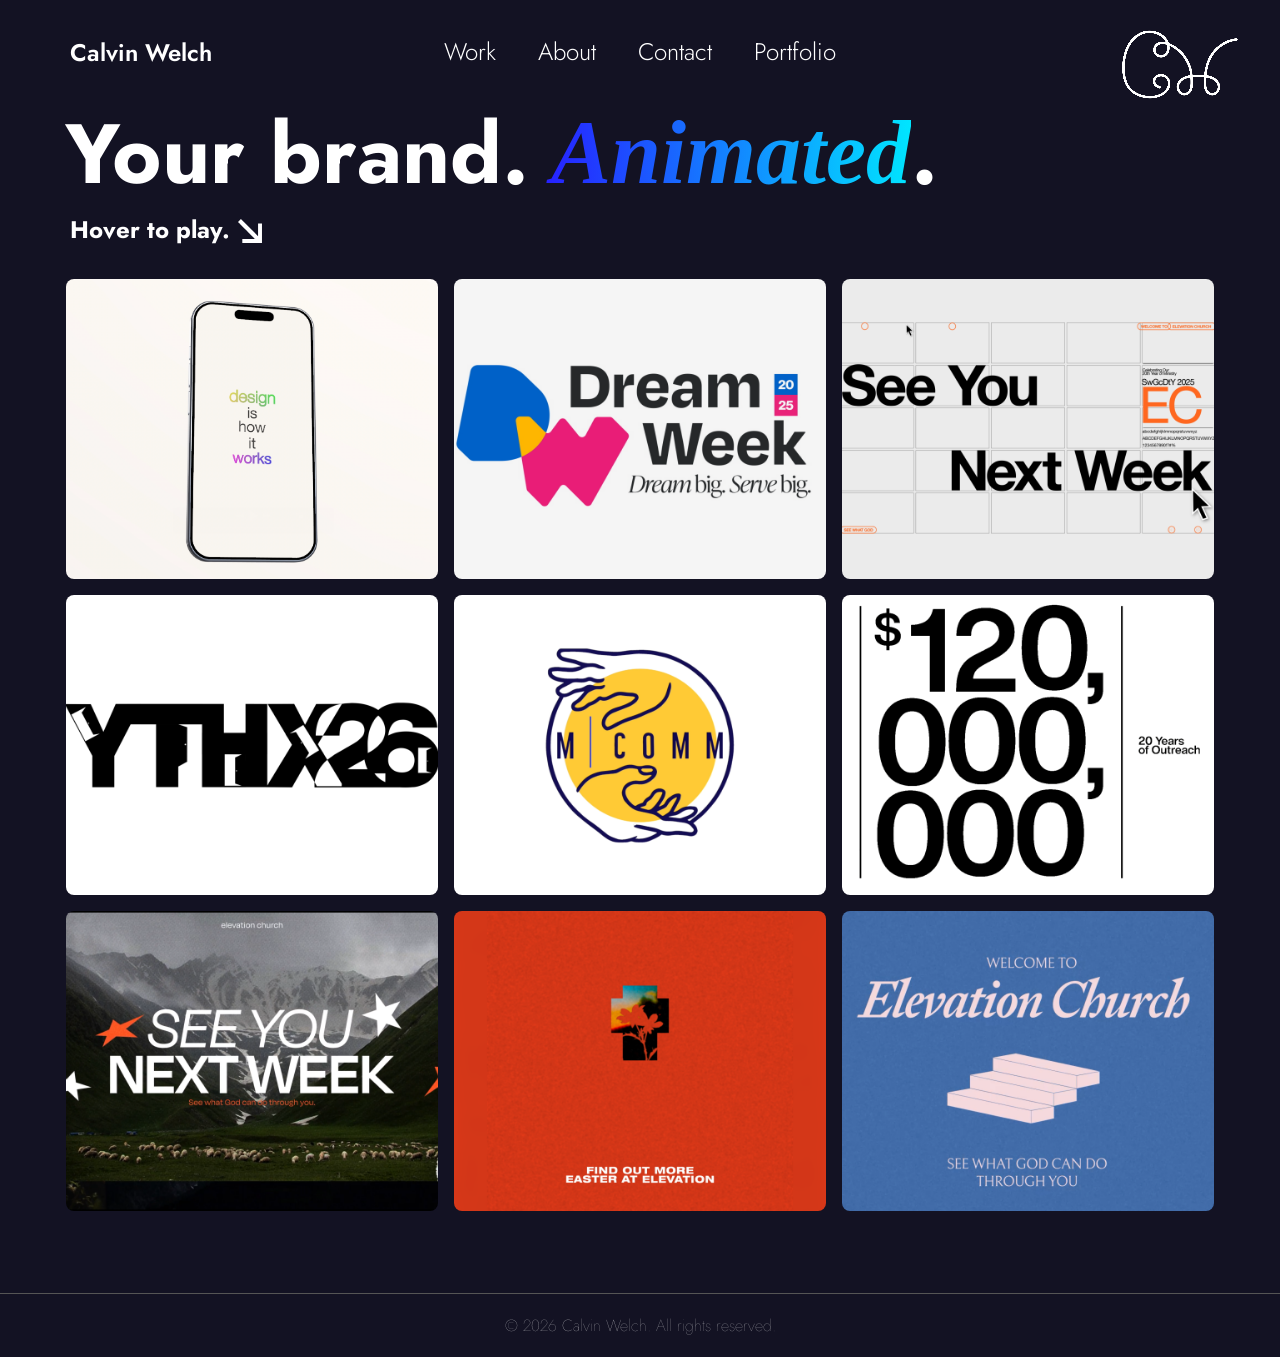
<file: index.html>
<!DOCTYPE html>
<html lang="en">
<head>
    <meta charset="UTF-8">
    <meta name="viewport" content="width=device-width, initial-scale=1.0">
    <title>Calvin Welch - Motion Design & Animation</title>
    <link rel="stylesheet" href="styles.css">
    <link rel="preconnect" href="https://fonts.googleapis.com">
    <link rel="preconnect" href="https://fonts.gstatic.com" crossorigin>
    <link href="https://fonts.googleapis.com/css2?family=Jost:ital,wght@0,100..900;1,100..900&family=Nanum+Myeongjo&family=Oswald:wght@200..700&display=swap" rel="stylesheet">
</head>
<body class="home-page">
        <video id="floatingLogo" class="floating-logo" muted autoplay loop>
            <source src="imgs/cwLogoMarkAniV3.webm" type="video/webm">
            Your browser does not support the video tag.</video>
    
<nav class="banner">
    <div class="banner-name">Calvin Welch</div>

        <!-- Hamburger Menu Icon -->
        <button class="hamburger-menu" id="hamburgerMenu">
            <span></span>
            <span></span>
            <span></span>
        </button>
    
    <ul class="nav-links" id="navLinks">
        <li><a href="index.html">Work</a></li>
        <li><a href="about.html">About</a></li>
        <li><a href="contact.html">Contact</a></li>
        <li><a href="https://youtu.be/3nrGRAe4LS0">Portfolio</a></li>
    </ul>
</nav>

<!-- Tagline option 1: "Let's give your brand that extra flair." (change styles.css -> desktop only to 669px to make this work.)
<div class="mobile-only">
    <header><h1>Let's give<br>your brand<br>that extra<span class="gradient-text">flair</span>.</h1></header></div>   
<div class="desktop-only">
    <header><h1>Let's give your brand<br>that extra<span class="gradient-text">flair</span>.</h1></header></div>    
--->
  
<div class="desktop-only">
    <header><h1>Your brand.<span class="gradient-text">Animated</span>.</h1></header></div>    
<div class="mobile-only">
    <header><h1>Your brand.<br><span class="gradient-text">Animated</span>.</h1></header></div> 



<main>
    <h2>
        Hover to play.
        <img src="imgs/arrow-downright.svg" alt="downward-arrow" width="24" height="24">
    </h2>
    <section class="portfolio-grid">
        <div class="grid-item">
            <video muted loop class="animation-clip" poster="posters/clip10poster.png">
                <source src="clips/clip10-r.mp4" type="video/mp4">
            </video>
            <h3>"Design is how it works."</h3>
        </div>
        
        <div class="grid-item">
            <video class="animation-clip" muted loop poster="posters/clip1poster.png">
                <source src="clips/clip1-r.mp4" type="video/mp4">
            </video>
            <h3>Dream Week Lockup</h3>
        </div>
        
        <div class="grid-item">
            <video muted loop class="animation-clip" poster="posters/clip6poster.png">
                <source src="clips/clip6-r.mp4" type="video/mp4">
            </video>
            <h3>YTHX26 Lockup</h3>
        </div>
        
        <div class="grid-item">
            <video muted loop class="animation-clip" poster="posters/clip3poster.png">
                <source src="clips/clip3-r.mp4" type="video/mp4">
            </video>
            <h3>20YR DoorsClose Screen</h3>
        </div>
        
        <div class="grid-item">
            <video muted loop class="animation-clip" poster="posters/clip5poster.png">
                <source src="clips/clip5-r.mp4" type="video/mp4">
            </video>
            <h3>MCOMM Program Lockup</h3>
        </div>
        
        <div class="grid-item">
            <video muted loop class="animation-clip" poster="posters/clip8poster.png">
                <source src="clips/clip8-r.mp4" type="video/mp4">
            </video>
            <h3>LW25 Charity Results</h3>
        </div>

        <div class="grid-item">
            <video muted loop class="animation-clip" poster="posters/clip9poster.png">
                <source src="clips/clip9-r.mp4" type="video/mp4">
            </video>
            <h3>GFXPKG3 DoorsClose</h3>
        </div>

        <div class="grid-item">
            <video muted loop class="animation-clip" poster="posters/clip2poster.png">
                <source src="clips/clip2-r.mp4" type="video/mp4">
            </video>
            <h3>Easter26 IG Post</h3>
        </div>

                <div class="grid-item">
            <video muted loop class="animation-clip" poster="posters/clip7poster.png">
                <source src="clips/clip7-r.mp4" type="video/mp4">
            </video>
            <h3>YearEnd GFXPKG</h3>
        </div>




    </section>
</main>

    
    <footer>
        <p>&copy; 2026 Calvin Welch. All rights reserved.</p>
    </footer>
    
    <script src="script.js"></script>
</body>
</html>
</file>
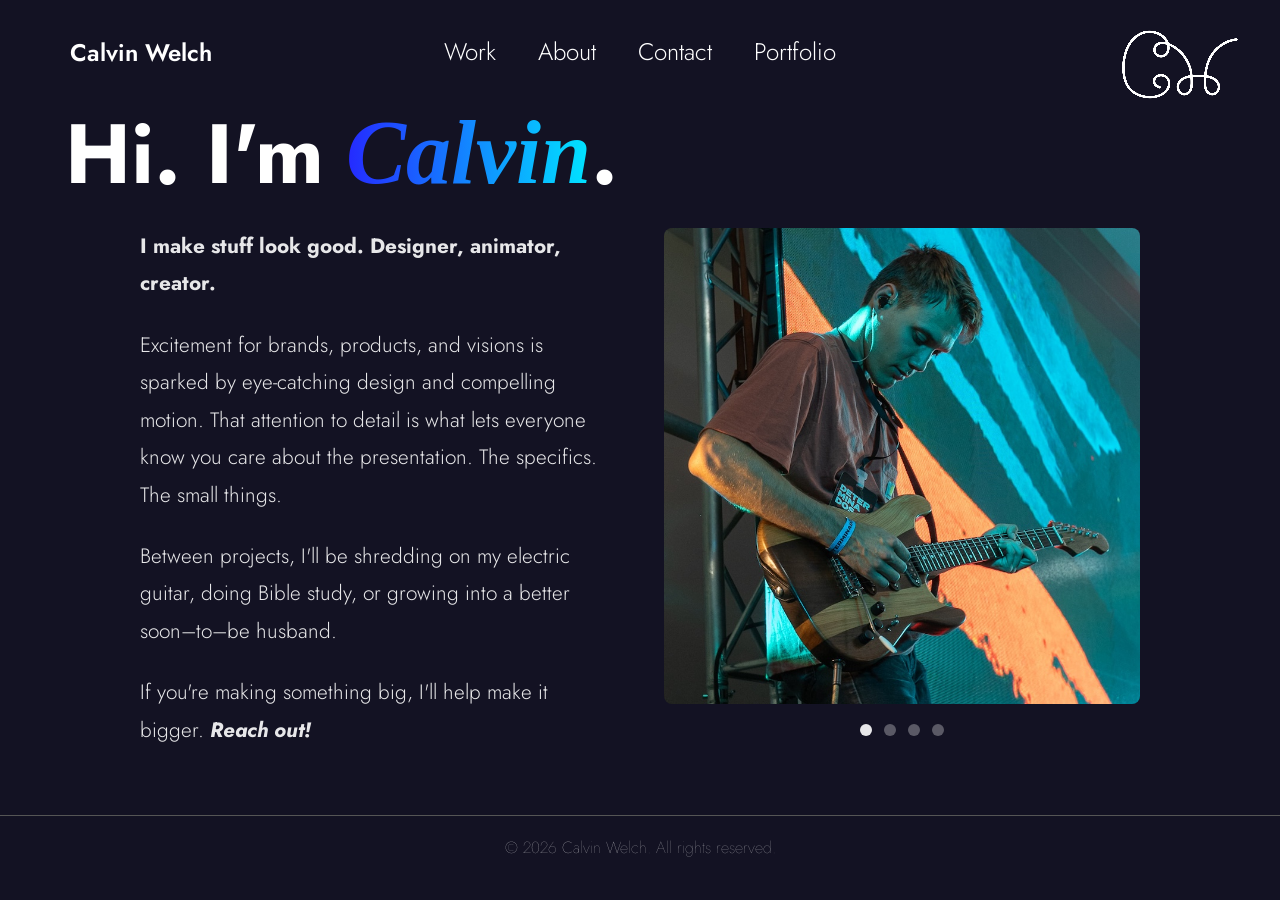
<file: about.html>
<!DOCTYPE html>
<html lang="en">
<head>
    <meta charset="UTF-8">
    <meta name="viewport" content="width=device-width, initial-scale=1.0">
    <title>About - Calvin Welch</title>
    <link rel="stylesheet" href="styles.css">
    <link rel="preconnect" href="https://fonts.googleapis.com">
    <link rel="preconnect" href="https://fonts.gstatic.com" crossorigin>
    <link href="https://fonts.googleapis.com/css2?family=Jost:ital,wght@0,100..900;1,100..900&family=Nanum+Myeongjo&family=Oswald:wght@200..700&display=swap" rel="stylesheet">
</head>
<body class="about-page">
    <video id="floatingLogo" class="floating-logo" muted autoplay loop>
        <source src="imgs/cwLogoMarkAniV3.webm" type="video/webm">
        Your browser does not support the video tag.
    </video>

    <nav class="banner">
        <div class="banner-name">Calvin Welch</div>

        <!-- Hamburger Menu Icon -->
        <button class="hamburger-menu" id="hamburgerMenu">
            <span></span>
            <span></span>
            <span></span>
        </button>

        <ul class="nav-links" id="navLinks">
            <li><a href="index.html">Work</a></li>
            <li><a href="about.html">About</a></li>
            <li><a href="contact.html">Contact</a></li>
            <li><a href="https://youtu.be/3nrGRAe4LS0">Portfolio</a></li>
        </ul>
    </nav>

    <div class="desktop-only">
        <header><h1>Hi. I'm<span class="gradient-text">Calvin</span>.</h1></header>
    </div>
    <div class="mobile-only">
        <header><h1>Hi. I'm<span class="gradient-text">Calvin</span>.</h1></header>
    </div>

    <main>
        <section class="about-container">
            <div class="about-content">
                <div class="about-text">
                    <p>
                        <b>I make stuff look good. Designer, animator, creator.</b> 
                    </p>
                    <p>
                        Excitement for brands, products, and visions is sparked by eye-catching design and compelling motion. 
                        That attention to detail is what lets everyone know you care about the presentation. The specifics.
                        The small things.
                    </p>
                    <p>
                        Between projects, I'll be shredding on my electric guitar, doing Bible study, or growing into
                        a better soon–to–be husband.
                    </p>
                    <p>
                        If you're making something big, I'll help make it bigger. <b><i>Reach out!</i></b>
                    </p>

                </div>

                <div class="carousel-container">
                <div class="carousel-frame">
                    <div class="carousel-track">
                    <img src="imgs/about-1.jpg" alt="Portfolio photo 1" class="carousel-slide">
                    <img src="imgs/about-0.jpg" alt="Portfolio photo 2" class="carousel-slide">
                    <img src="imgs/about-2.jpg" alt="Portfolio photo 3" class="carousel-slide">
                    </div>
                </div>
                
                <div class="carousel-dots">
                    <button class="dot active" data-index="0" aria-label="Go to photo 1"></button>
                    <button class="dot" data-index="1" aria-label="Go to photo 2"></button>
                    <button class="dot" data-index="2" aria-label="Go to photo 3"></button>
                    <button class="dot" data-index="3" aria-label="Go to photo 4"></button>
                </div>
                </div>
                </div>
            </div>
        </section>
    </main>

    <footer>
        <p>&copy; 2026 Calvin Welch. All rights reserved.</p>
    </footer>

    <script src="script.js"></script>
</body>
</html>
</file>
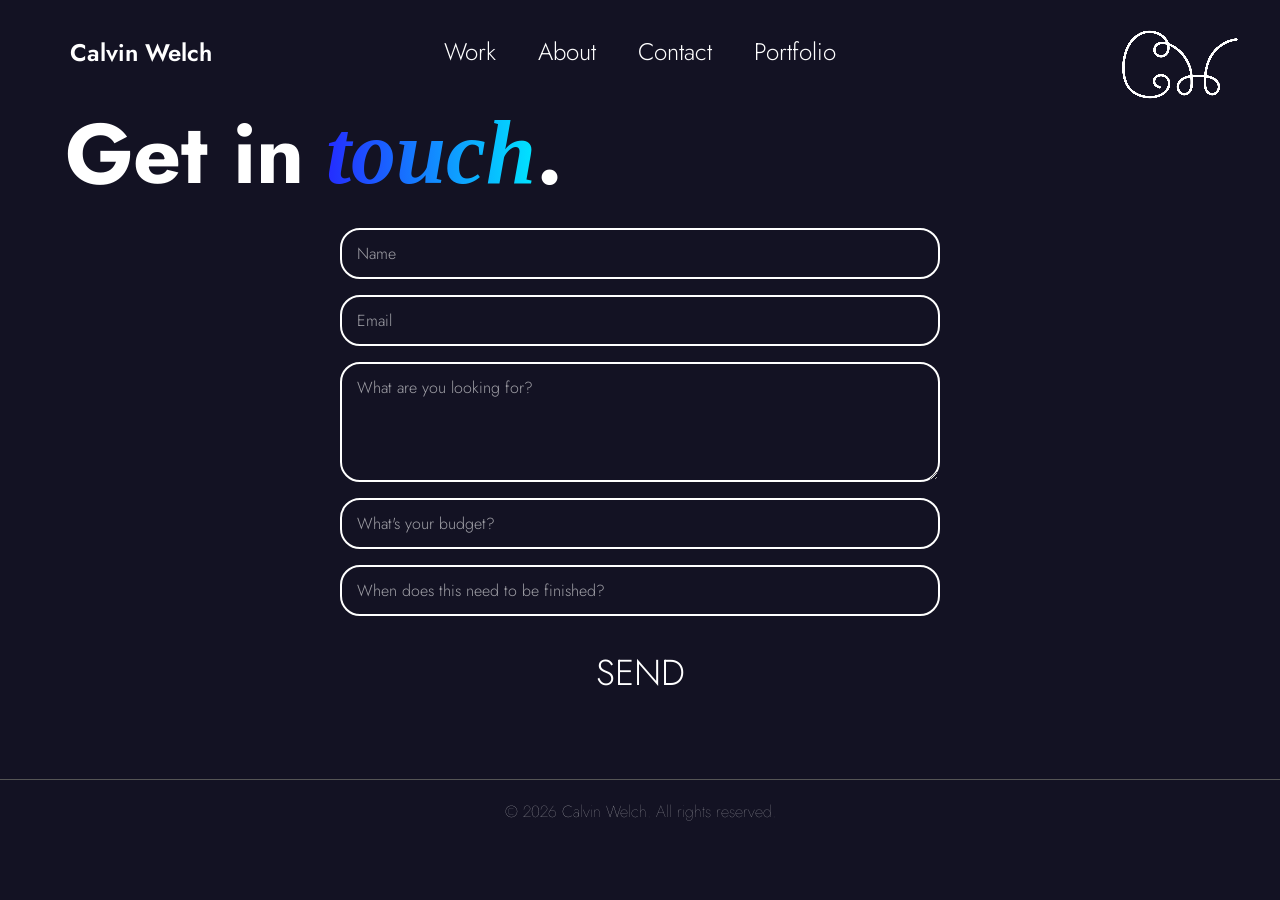
<file: contact.html>
<!DOCTYPE html>
<html lang="en">
<head>
    <meta charset="UTF-8">
    <meta name="viewport" content="width=device-width, initial-scale=1.0">
    <title>Contact - Calvin Welch</title>
    <link rel="stylesheet" href="styles.css">
    <link rel="preconnect" href="https://fonts.googleapis.com">
    <link rel="preconnect" href="https://fonts.gstatic.com" crossorigin>
    <link href="https://fonts.googleapis.com/css2?family=Jost:ital,wght@0,100..900;1,100..900&family=Nanum+Myeongjo&family=Oswald:wght@200..700&display=swap" rel="stylesheet">
</head>
<body class="contact-page">
    <video id="floatingLogo" class="floating-logo" muted autoplay loop>
        <source src="imgs/cwLogoMarkAniV3.webm" type="video/webm">
        Your browser does not support the video tag.
    </video>

    <nav class="banner">
        <div class="banner-name">Calvin Welch</div>

        <!-- Hamburger Menu Icon -->
        <button class="hamburger-menu" id="hamburgerMenu">
            <span></span>
            <span></span>
            <span></span>
        </button>

        <ul class="nav-links" id="navLinks">
            <li><a href="index.html">Work</a></li>
            <li><a href="about.html">About</a></li>
            <li><a href="contact.html">Contact</a></li>
            <li><a href="https://youtu.be/3nrGRAe4LS0">Portfolio</a></li>
        </ul>
    </nav>

    <div class="desktop-only">
        <header><h1>Get in<span class="gradient-text">touch</span>.</h1></header>
    </div>
    <div class="mobile-only">
        <header><h1>Get in<br><span class="gradient-text">touch</span>.</h1></header>
    </div>


    <main>
        <section class="contact-form-container">
            <form action="https://formspree.io/f/xojgjwqq" method="POST" class="contact-form" id="contactForm">
                <div class="form-group">
                    <input type="text" name="name" placeholder="Name" required>
                </div>

                <div class="form-group">
                    <input type="email" name="email" placeholder="Email" required>
                </div>

                <div class="form-group">
                    <textarea name="looking-for" placeholder="What are you looking for?" required></textarea>
                </div>

                <div class="form-group">
                    <input type="text" name="budget" placeholder="What's your budget?" required>
                </div>

                <div class="form-group">
                    <input type="text" name="deadline" placeholder="When does this need to be finished?" required>
                </div>

                <button type="submit" class="submit-btn">SEND</button>
            </form>
        </section>
    </main>

    <footer>
        <p>&copy; 2026 Calvin Welch. All rights reserved.</p>
    </footer>

    <script src="script.js"></script>
</body>
</html>
</file>
<file: styles.css>
/* INDEX.HTML */
/* INDEX.HTML */
/* INDEX.HTML */

* {
    margin: 0;
    padding: 0;
    box-sizing: border-box;
}

.jost-mainFont {
  font-family: "Jost", sans-serif;
  font-optical-sizing: auto;
  font-weight: 100;
  font-style: normal;
}

body {
    background-color: rgb(19, 18, 35);
    color: white;
    font-family: "Jost", system-ui, -apple-system, "Segoe UI", Roboto, "Helvetica Neue", Arial, sans-serif;
    font-weight: 100;
}

/* Floating Logo Styles */
.floating-logo {
    position: fixed;
    top: 5px;
    right: 40px;
    width: 120px;
    height: 120px;
    z-index: 1000;
    opacity: 1;
    transition: opacity 0.3s ease;
    cursor: pointer;
    object-fit: contain;
}

.floating-logo:hover {
    opacity: 0.6;
}

.floating-logo:active {
    transform: scale(0.95);
}


.banner {
    background-color: rgb(19, 18, 35);
    font-size: 24px;
    padding: 20px;
    position: sticky;
    top: 0;
    z-index: 50;
    display: flex;
    align-items: center;
    justify-content: center;
    position: relative;
}

.banner-name {
    position: absolute;
    left: 70px;
    top: 35px;
    font-size: 24px;
    font-weight: 600;
    color: white;
    white-space: nowrap;
}

.nav-links {
    list-style: none;
    display: flex;
    gap: 8px;
    justify-content: center;
    flex-wrap: wrap;
    margin: 0;
    padding: 0;
}

.nav-links li {
    margin: 0;
}

.nav-links a {
    display: block;
    padding: 12px 15px;
    text-decoration: none;
    color: white;
    font-weight: 300;
    border: 2px solid transparent;
    border-radius: 20px;
    transition: border-color 0.3s ease;
}

.nav-links a:hover {
    border: 2px solid rgb(255, 255, 255);
}

/* Hamburger Menu - Hidden on Desktop */
.hamburger-menu {
    display: none;
    flex-direction: column;
    background: none;
    border: none;
    cursor: pointer;
    gap: 6px;
    padding: 0px 48px;
    margin-right: auto;
}

.hamburger-menu span {
    width: 25px;
    height: 3px;
    background-color: white;
    border-radius: 2px;
    transition: all 0.3s ease;
}

.hamburger-menu.active span:nth-child(1) {
    transform: rotate(45deg) translate(5px, 5px);
}

.hamburger-menu.active span:nth-child(2) {
    opacity: 0;
}

.hamburger-menu.active span:nth-child(3) {
    transform: rotate(-45deg) translate(8px, -8px);
}


/* Desktop header */
header {
    padding: 0px 65px;
    font-size: clamp(16px, 4vw, 42px);
    font-weight: 300;
    line-height: 1.1;
}

.gradient-text {
    font-family: Georgia, 'Times New Roman', Times, serif;
    font-style: italic;
    font-size: clamp(35px, 8vw, 90px);
    background: linear-gradient(90deg, #2818ff, #00e5ff, #ff0000, #00d5ff, #2818ff);
    background-size: 400% 400%;
    -webkit-background-clip: text;
    -webkit-text-fill-color: transparent;
    background-clip: text;
    animation: gradient-shift 10s linear infinite;
    font-feature-settings: "kern" 0;
    padding-left: 22px;
    padding-right: 0px;
}

@keyframes gradient-shift {
    0% {
        background-position: 400% 50%;
    }
    100% {
        background-position: 0% 50%;
    }
}


main {
    padding: 10px 50px;
}


h2 {
  display: flex;
  align-items: center;
  padding-left: 20px;
  gap: 8px;
}

h2 img {
  margin-left: 0px;
  margin-top: 2px;  /* Adjust this value up/down as needed */
}

h2 svg {
  margin-left: 0px;
  margin-top: 2px;  /* Fine-tune vertical alignment */
  transform: translateY(2px);  /* Or use this for subtle shifts */
}


.portfolio-grid {
    display: grid;
    grid-template-columns: repeat(3, 1fr);
    gap: 1rem;
    padding: 2rem 1rem;
    max-width: 1400px;
    margin: 0 auto;
}

.grid-item {
    background: #f5f5f5;
    border-radius: 8px;
    overflow: hidden;
    transition: transform 0.3s ease, box-shadow 0.3s ease;
    cursor: pointer;
    position: relative;
}

.grid-item:hover {
    transform: translateY(-5px);
    box-shadow: 0 10px 30px rgba(0, 0, 0, 0.2);
}

.animation-clip {
    width: 100%;
    height: 300px;
    object-fit: cover;
    display: block;
}

.grid-item h3 {
    position: absolute;
    bottom: 0;
    left: 0;
    right: 0;
    padding: 1rem;
    margin: 0;
    font-size: 1.1rem;
    text-align: center;
    color: white;
    background: linear-gradient(to top, rgb(34, 34, 34), transparent);
    opacity: 0;
    transition: opacity 0.3s ease;
}

.grid-item:hover h3 {
    opacity: 1;
}


/* Only necessary for "Your brand. Animated." Tagline */
@media (max-width: 1112px) {
    .home-page .gradient-text {
        padding-left: 0px
    }
}


@media (max-width: 1075px) {
    .portfolio-grid {
        grid-template-columns: repeat(2, 1fr);
    }
    
    .banner-name {
        left: 65px;

    }

    header {
        padding: 0px 65px;
    }
    
}


/* Show hamburger on tablet and mobile */
@media (max-width: 885px) {
    .hamburger-menu {
        display: flex;
    }
    
    .banner-name {
        position: absolute;
        left: 50%;
        top: 20px;
        transform: translateX(-50%);
    }

    .nav-links {
        position: absolute;
        top: 100%;
        left: 0;
        right: 0;
        flex-direction: column;
        background-color: rgb(19, 18, 35);
        border-top: 1px solid transparent;
        max-height: 0;
        overflow: hidden;
        transition: max-height 0.3s ease, border-color 0.3s ease;
    }
    
    .nav-links.active {
        max-height: 300px;
        border-top: 1px solid #ffffff;
    }
    
    .nav-links li {
        width: 100%;
    }
    
    .nav-links a {
        border-radius: 0;
        border: none;
        border-bottom: 1px solid #ffffff;
        padding: 15px 20px;
        text-align: left;
    }
    
    .nav-links a:last-child {
        border-bottom: none;
    }
    
    .nav-links a:hover {
        background-color: rgba(255, 255, 255, 0.1);
        border: none;
    }

    /* Move floating logo to top left on tablet/mobile */
    .floating-logo {
        left: auto;
        right: 40px;
        top: -25px;
        scale: 70%;
        transform: none;
    }
}


@media (max-width: 775px) {
    .nav-links {
        flex-direction: column;
    }
    
    .nav-links a {
        text-align: center;
        border-bottom: 1px solid #555;
    }
    
    .banner-name {
        font-size: 20px;
        top: auto;
        padding: 10px 0px;
    }

    header {
        padding: 0px 65px;
    }
}

@media (max-width: 600px) {
    .portfolio-grid {
        grid-template-columns: 1fr;
    }
}

footer {
    text-align: center;
    padding: 20px;
    color: white;
    margin-top: 40px;
    border-top: 1px solid #555;
}



/* This is for smallest screen size - changes line breaks of the header */
.mobile-only {  display: block;}
.desktop-only {  display: none;}
@media (min-width: 1113px) {  .mobile-only {    display: none;  }    .desktop-only {    display: block;  }}



/* CONTACT PAGE */
/* CONTACT PAGE */
/* CONTACT PAGE */

/* Contact Form Styles */
.contact-form-container {
    max-width: 600px;
    margin: 1rem auto;
    padding: 0px;
}

.contact-form {
    display: flex;
    flex-direction: column;
    gap: 1.0rem;
}

.form-group {
    display: flex;
    flex-direction: column;
    gap: 0.5rem;
}

.form-group label {
    font-family: 'Jost', sans-serif;
    font-weight: 500;
    font-size: 1rem;
}

.form-group input,
.form-group textarea {
    display: block;
    padding: 12px 15px;
    text-decoration: none;
    color: white;
    font-weight: 300;
    border: 2px solid rgb(255, 255, 255);
    border-radius: 20px;
    transition: border-color 0.3s ease;
    background-color: transparent;
    width: 100%;
    box-sizing: border-box;
    font-family: 'Jost', sans-serif;
    font-size: 1rem;
}

.form-group input:hover,
.form-group textarea:hover {
    border: 2px solid rgb(255, 255, 255);
}

.form-group input:focus,
.form-group textarea:focus {
    border: 2px solid rgb(255, 255, 255);
    outline: none;
}

.form-group input::placeholder,
.form-group textarea::placeholder {
    color: rgba(255, 255, 255, 0.6);
    font-weight: 300;
}

.form-group input:focus::placeholder,
.form-group textarea:focus::placeholder {
    color: rgba(255, 255, 255, 0.3);
}


.form-group textarea {
    resize: vertical;
    min-height: 120px;
}

.submit-btn {
    display: block;
    padding: 12px 15px;
    text-decoration: none;
    color: white;
    font-weight: 300;
    font-size: 36px;
    border: 2px solid transparent;
    border-radius: 20px;
    transition: border-color 0.3s ease;
    background-color: transparent;
    font-family: 'Jost', sans-serif;
    cursor: pointer;
    align-self: center;
}

.submit-btn:hover {
    border: 2px solid rgb(255, 255, 255);
}

.submit-btn:focus {
    border: 2px solid rgb(255, 255, 255);
    outline: none;
}


/* Responsive Design */
@media (max-width: 768px) {
    .contact-form-container {
        padding: 0.5rem;
    }

    .contact-form {
        gap: 1.25rem;
    }
}




/* ABOUT PAGE */
/* ABOUT PAGE */
/* ABOUT PAGE */

.about-container {
    max-width: 1000px;
    margin: 1rem auto;
    padding: 0px;
}

.about-content {
    display: grid;
    grid-template-columns: 1fr 1fr;
    gap: 3rem;
    align-items: start;
}

.about-text {
    display: flex;
    flex-direction: column;
    gap: 1.5rem;
}

.about-text p {
    font-size: 1.3rem;
    line-height: 1.8;
    font-weight: 300;
    color: rgba(255, 255, 255, 0.9);
}

.about-images {
    display: grid;
    grid-template-columns: 1fr;
    gap: 1.5rem;
}

.about-photo {
    width: 100%;
    height: auto;
    border-radius: 8px;
    object-fit: cover;
    transition: transform 0.3s ease, box-shadow 0.3s ease;
}

.about-photo:hover {
    transform: scale(1.02);
    box-shadow: 0 10px 30px rgba(0, 0, 0, 0.3);
}

.about-photo:nth-child(2) {
    margin-top: 1rem;
}

.about-photo:nth-child(3) {
    margin-top: 1rem;
}


/* Carousel Container */
.carousel-container {
  width: 100%;
  max-width: 500px;
  margin: 0 auto;
}

/* Carousel Frame (Square Aspect Ratio) */
.carousel-frame {
  width: 100%;
  aspect-ratio: 1 / 1;
  overflow: hidden;
  border-radius: 8px;
  background-color: rgba(255, 255, 255, 0.05);
}

/* Carousel Track (Holds all slides) */
.carousel-track {
  display: flex;
  width: 100%;
  height: 100%;
  transition: transform 0.6s ease-in-out;
}

/* Individual Carousel Slides */
.carousel-slide {
  width: 100%;
  height: 100%;
  flex-shrink: 0;
  object-fit: cover;
}

/* Carousel Dots Container */
.carousel-dots {
  display: flex;
  justify-content: center;
  gap: 12px;
  margin-top: 20px;
}

/* Individual Dot Button */
.dot {
  width: 12px;
  height: 12px;
  border-radius: 50%;
  border: none;
  background-color: rgba(255, 255, 255, 0.3);
  cursor: pointer;
  transition: background-color 0.3s ease;
  padding: 0;
}

.dot:hover {
  background-color: rgba(255, 255, 255, 0.6);
}

.dot.active {
  background-color: rgba(255, 255, 255, 0.9);
}



/* Responsive Design for About Page */
@media (max-width: 1000px) {
    .about-content {
        grid-template-columns: 1fr;
        gap: 2rem;
    }

    .about-images {
        grid-template-columns: repeat(2, 1fr);
        gap: 1rem;
    }

    .about-photo:nth-child(2) {
        margin-top: 0;
    }

    .about-photo:nth-child(3) {
        margin-top: 0;
        grid-column: 1 / -1;
    }
}

@media (max-width: 600px) {
    .about-content {
        gap: 1.5rem;
    }

    .about-text p {
        font-size: 0.95rem;
    }

    .about-images {
        grid-template-columns: 1fr;
        gap: 1rem;
    }

    .about-photo:nth-child(3) {
        grid-column: auto;
    }

    main {
        padding: 10px 20px;
    }
}
</file>
